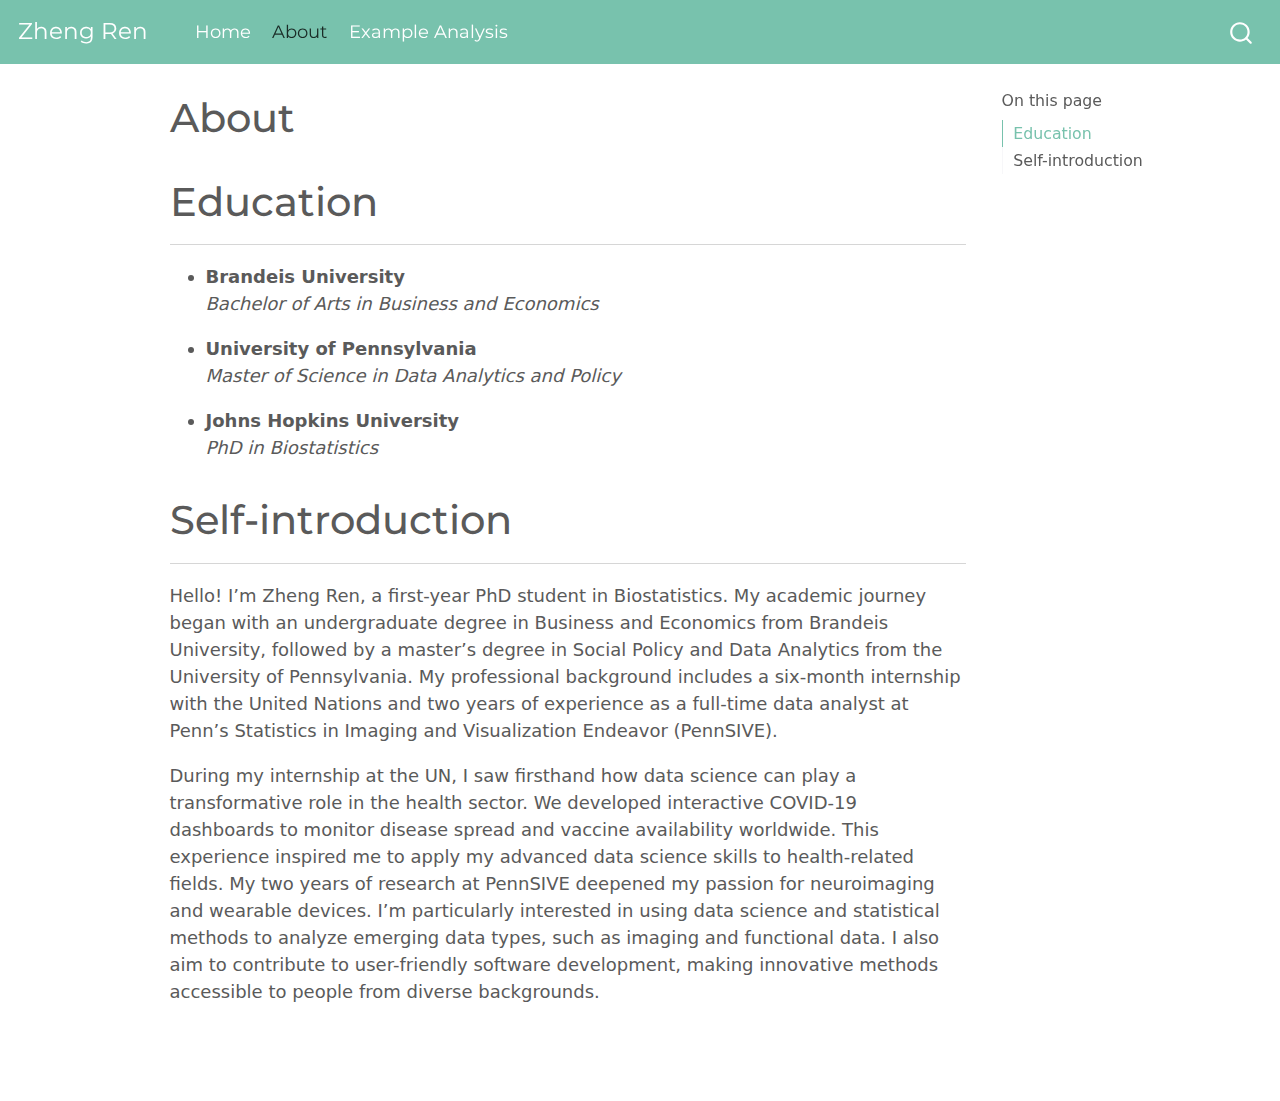
<file: docs/about.html>
<!DOCTYPE html>
<html xmlns="http://www.w3.org/1999/xhtml" lang="en" xml:lang="en"><head>

<meta charset="utf-8">
<meta name="generator" content="quarto-1.2.335">

<meta name="viewport" content="width=device-width, initial-scale=1.0, user-scalable=yes">


<title>Zheng Ren - About</title>
<style>
code{white-space: pre-wrap;}
span.smallcaps{font-variant: small-caps;}
div.columns{display: flex; gap: min(4vw, 1.5em);}
div.column{flex: auto; overflow-x: auto;}
div.hanging-indent{margin-left: 1.5em; text-indent: -1.5em;}
ul.task-list{list-style: none;}
ul.task-list li input[type="checkbox"] {
  width: 0.8em;
  margin: 0 0.8em 0.2em -1.6em;
  vertical-align: middle;
}
</style>


<script src="site_libs/quarto-nav/quarto-nav.js"></script>
<script src="site_libs/quarto-nav/headroom.min.js"></script>
<script src="site_libs/clipboard/clipboard.min.js"></script>
<script src="site_libs/quarto-search/autocomplete.umd.js"></script>
<script src="site_libs/quarto-search/fuse.min.js"></script>
<script src="site_libs/quarto-search/quarto-search.js"></script>
<meta name="quarto:offset" content="./">
<script src="site_libs/quarto-html/quarto.js"></script>
<script src="site_libs/quarto-html/popper.min.js"></script>
<script src="site_libs/quarto-html/tippy.umd.min.js"></script>
<script src="site_libs/quarto-html/anchor.min.js"></script>
<link href="site_libs/quarto-html/tippy.css" rel="stylesheet">
<link href="site_libs/quarto-html/quarto-syntax-highlighting.css" rel="stylesheet" id="quarto-text-highlighting-styles">
<script src="site_libs/bootstrap/bootstrap.min.js"></script>
<link href="site_libs/bootstrap/bootstrap-icons.css" rel="stylesheet">
<link href="site_libs/bootstrap/bootstrap.min.css" rel="stylesheet" id="quarto-bootstrap" data-mode="light">
<script id="quarto-search-options" type="application/json">{
  "location": "navbar",
  "copy-button": false,
  "collapse-after": 3,
  "panel-placement": "end",
  "type": "overlay",
  "limit": 20,
  "language": {
    "search-no-results-text": "No results",
    "search-matching-documents-text": "matching documents",
    "search-copy-link-title": "Copy link to search",
    "search-hide-matches-text": "Hide additional matches",
    "search-more-match-text": "more match in this document",
    "search-more-matches-text": "more matches in this document",
    "search-clear-button-title": "Clear",
    "search-detached-cancel-button-title": "Cancel",
    "search-submit-button-title": "Submit"
  }
}</script>


<link rel="stylesheet" href="styles.css">
</head>

<body class="nav-fixed">

<div id="quarto-search-results"></div>
  <header id="quarto-header" class="headroom fixed-top">
    <nav class="navbar navbar-expand-lg navbar-dark ">
      <div class="navbar-container container-fluid">
      <div class="navbar-brand-container">
    <a class="navbar-brand" href="./index.html">
    <span class="navbar-title">Zheng Ren</span>
    </a>
  </div>
          <button class="navbar-toggler" type="button" data-bs-toggle="collapse" data-bs-target="#navbarCollapse" aria-controls="navbarCollapse" aria-expanded="false" aria-label="Toggle navigation" onclick="if (window.quartoToggleHeadroom) { window.quartoToggleHeadroom(); }">
  <span class="navbar-toggler-icon"></span>
</button>
          <div class="collapse navbar-collapse" id="navbarCollapse">
            <ul class="navbar-nav navbar-nav-scroll me-auto">
  <li class="nav-item">
    <a class="nav-link" href="./index.html">
 <span class="menu-text">Home</span></a>
  </li>  
  <li class="nav-item">
    <a class="nav-link active" href="./about.html" aria-current="page">
 <span class="menu-text">About</span></a>
  </li>  
  <li class="nav-item">
    <a class="nav-link" href="./alternative.html">
 <span class="menu-text">Example Analysis</span></a>
  </li>  
</ul>
              <div id="quarto-search" class="" title="Search"></div>
          </div> <!-- /navcollapse -->
      </div> <!-- /container-fluid -->
    </nav>
</header>
<!-- content -->
<div id="quarto-content" class="quarto-container page-columns page-rows-contents page-layout-article page-navbar">
<!-- sidebar -->
<!-- margin-sidebar -->
    <div id="quarto-margin-sidebar" class="sidebar margin-sidebar">
        <nav id="TOC" role="doc-toc" class="toc-active">
    <h2 id="toc-title">On this page</h2>
   
  <ul>
  <li><a href="#education" id="toc-education" class="nav-link active" data-scroll-target="#education">Education</a></li>
  <li><a href="#self-introduction" id="toc-self-introduction" class="nav-link" data-scroll-target="#self-introduction">Self-introduction</a></li>
  </ul>
</nav>
    </div>
<!-- main -->
<main class="content" id="quarto-document-content">

<header id="title-block-header" class="quarto-title-block default">
<div class="quarto-title">
<h1 class="title">About</h1>
</div>



<div class="quarto-title-meta">

    
  
    
  </div>
  

</header>

<section id="education" class="level1">
<h1>Education</h1>
<hr>
<ul>
<li><p><strong>Brandeis University</strong><br>
<em>Bachelor of Arts in Business and Economics</em></p></li>
<li><p><strong>University of Pennsylvania</strong><br>
<em>Master of Science in Data Analytics and Policy</em></p></li>
<li><p><strong>Johns Hopkins University</strong><br>
<em>PhD in Biostatistics</em></p></li>
</ul>
</section>
<section id="self-introduction" class="level1">
<h1>Self-introduction</h1>
<hr>
<p>Hello! I’m Zheng Ren, a first-year PhD student in Biostatistics. My academic journey began with an undergraduate degree in Business and Economics from Brandeis University, followed by a master’s degree in Social Policy and Data Analytics from the University of Pennsylvania. My professional background includes a six-month internship with the United Nations and two years of experience as a full-time data analyst at Penn’s Statistics in Imaging and Visualization Endeavor (PennSIVE).</p>
<p>During my internship at the UN, I saw firsthand how data science can play a transformative role in the health sector. We developed interactive COVID-19 dashboards to monitor disease spread and vaccine availability worldwide. This experience inspired me to apply my advanced data science skills to health-related fields. My two years of research at PennSIVE deepened my passion for neuroimaging and wearable devices. I’m particularly interested in using data science and statistical methods to analyze emerging data types, such as imaging and functional data. I also aim to contribute to user-friendly software development, making innovative methods accessible to people from diverse backgrounds.</p>


</section>

</main> <!-- /main -->
<script id="quarto-html-after-body" type="application/javascript">
window.document.addEventListener("DOMContentLoaded", function (event) {
  const toggleBodyColorMode = (bsSheetEl) => {
    const mode = bsSheetEl.getAttribute("data-mode");
    const bodyEl = window.document.querySelector("body");
    if (mode === "dark") {
      bodyEl.classList.add("quarto-dark");
      bodyEl.classList.remove("quarto-light");
    } else {
      bodyEl.classList.add("quarto-light");
      bodyEl.classList.remove("quarto-dark");
    }
  }
  const toggleBodyColorPrimary = () => {
    const bsSheetEl = window.document.querySelector("link#quarto-bootstrap");
    if (bsSheetEl) {
      toggleBodyColorMode(bsSheetEl);
    }
  }
  toggleBodyColorPrimary();  
  const icon = "";
  const anchorJS = new window.AnchorJS();
  anchorJS.options = {
    placement: 'right',
    icon: icon
  };
  anchorJS.add('.anchored');
  const clipboard = new window.ClipboardJS('.code-copy-button', {
    target: function(trigger) {
      return trigger.previousElementSibling;
    }
  });
  clipboard.on('success', function(e) {
    // button target
    const button = e.trigger;
    // don't keep focus
    button.blur();
    // flash "checked"
    button.classList.add('code-copy-button-checked');
    var currentTitle = button.getAttribute("title");
    button.setAttribute("title", "Copied!");
    let tooltip;
    if (window.bootstrap) {
      button.setAttribute("data-bs-toggle", "tooltip");
      button.setAttribute("data-bs-placement", "left");
      button.setAttribute("data-bs-title", "Copied!");
      tooltip = new bootstrap.Tooltip(button, 
        { trigger: "manual", 
          customClass: "code-copy-button-tooltip",
          offset: [0, -8]});
      tooltip.show();    
    }
    setTimeout(function() {
      if (tooltip) {
        tooltip.hide();
        button.removeAttribute("data-bs-title");
        button.removeAttribute("data-bs-toggle");
        button.removeAttribute("data-bs-placement");
      }
      button.setAttribute("title", currentTitle);
      button.classList.remove('code-copy-button-checked');
    }, 1000);
    // clear code selection
    e.clearSelection();
  });
  function tippyHover(el, contentFn) {
    const config = {
      allowHTML: true,
      content: contentFn,
      maxWidth: 500,
      delay: 100,
      arrow: false,
      appendTo: function(el) {
          return el.parentElement;
      },
      interactive: true,
      interactiveBorder: 10,
      theme: 'quarto',
      placement: 'bottom-start'
    };
    window.tippy(el, config); 
  }
  const noterefs = window.document.querySelectorAll('a[role="doc-noteref"]');
  for (var i=0; i<noterefs.length; i++) {
    const ref = noterefs[i];
    tippyHover(ref, function() {
      // use id or data attribute instead here
      let href = ref.getAttribute('data-footnote-href') || ref.getAttribute('href');
      try { href = new URL(href).hash; } catch {}
      const id = href.replace(/^#\/?/, "");
      const note = window.document.getElementById(id);
      return note.innerHTML;
    });
  }
  const findCites = (el) => {
    const parentEl = el.parentElement;
    if (parentEl) {
      const cites = parentEl.dataset.cites;
      if (cites) {
        return {
          el,
          cites: cites.split(' ')
        };
      } else {
        return findCites(el.parentElement)
      }
    } else {
      return undefined;
    }
  };
  var bibliorefs = window.document.querySelectorAll('a[role="doc-biblioref"]');
  for (var i=0; i<bibliorefs.length; i++) {
    const ref = bibliorefs[i];
    const citeInfo = findCites(ref);
    if (citeInfo) {
      tippyHover(citeInfo.el, function() {
        var popup = window.document.createElement('div');
        citeInfo.cites.forEach(function(cite) {
          var citeDiv = window.document.createElement('div');
          citeDiv.classList.add('hanging-indent');
          citeDiv.classList.add('csl-entry');
          var biblioDiv = window.document.getElementById('ref-' + cite);
          if (biblioDiv) {
            citeDiv.innerHTML = biblioDiv.innerHTML;
          }
          popup.appendChild(citeDiv);
        });
        return popup.innerHTML;
      });
    }
  }
});
</script>
</div> <!-- /content -->



</body></html>
</file>
<file: docs/site_libs/quarto-html/tippy.css>
.tippy-box[data-animation=fade][data-state=hidden]{opacity:0}[data-tippy-root]{max-width:calc(100vw - 10px)}.tippy-box{position:relative;background-color:#333;color:#fff;border-radius:4px;font-size:14px;line-height:1.4;white-space:normal;outline:0;transition-property:transform,visibility,opacity}.tippy-box[data-placement^=top]>.tippy-arrow{bottom:0}.tippy-box[data-placement^=top]>.tippy-arrow:before{bottom:-7px;left:0;border-width:8px 8px 0;border-top-color:initial;transform-origin:center top}.tippy-box[data-placement^=bottom]>.tippy-arrow{top:0}.tippy-box[data-placement^=bottom]>.tippy-arrow:before{top:-7px;left:0;border-width:0 8px 8px;border-bottom-color:initial;transform-origin:center bottom}.tippy-box[data-placement^=left]>.tippy-arrow{right:0}.tippy-box[data-placement^=left]>.tippy-arrow:before{border-width:8px 0 8px 8px;border-left-color:initial;right:-7px;transform-origin:center left}.tippy-box[data-placement^=right]>.tippy-arrow{left:0}.tippy-box[data-placement^=right]>.tippy-arrow:before{left:-7px;border-width:8px 8px 8px 0;border-right-color:initial;transform-origin:center right}.tippy-box[data-inertia][data-state=visible]{transition-timing-function:cubic-bezier(.54,1.5,.38,1.11)}.tippy-arrow{width:16px;height:16px;color:#333}.tippy-arrow:before{content:"";position:absolute;border-color:transparent;border-style:solid}.tippy-content{position:relative;padding:5px 9px;z-index:1}
</file>
<file: docs/site_libs/quarto-html/quarto-syntax-highlighting.css>
/* quarto syntax highlight colors */
:root {
  --quarto-hl-ot-color: #003B4F;
  --quarto-hl-at-color: #657422;
  --quarto-hl-ss-color: #20794D;
  --quarto-hl-an-color: #5E5E5E;
  --quarto-hl-fu-color: #4758AB;
  --quarto-hl-st-color: #20794D;
  --quarto-hl-cf-color: #003B4F;
  --quarto-hl-op-color: #5E5E5E;
  --quarto-hl-er-color: #AD0000;
  --quarto-hl-bn-color: #AD0000;
  --quarto-hl-al-color: #AD0000;
  --quarto-hl-va-color: #111111;
  --quarto-hl-bu-color: inherit;
  --quarto-hl-ex-color: inherit;
  --quarto-hl-pp-color: #AD0000;
  --quarto-hl-in-color: #5E5E5E;
  --quarto-hl-vs-color: #20794D;
  --quarto-hl-wa-color: #5E5E5E;
  --quarto-hl-do-color: #5E5E5E;
  --quarto-hl-im-color: #00769E;
  --quarto-hl-ch-color: #20794D;
  --quarto-hl-dt-color: #AD0000;
  --quarto-hl-fl-color: #AD0000;
  --quarto-hl-co-color: #5E5E5E;
  --quarto-hl-cv-color: #5E5E5E;
  --quarto-hl-cn-color: #8f5902;
  --quarto-hl-sc-color: #5E5E5E;
  --quarto-hl-dv-color: #AD0000;
  --quarto-hl-kw-color: #003B4F;
}

/* other quarto variables */
:root {
  --quarto-font-monospace: SFMono-Regular, Menlo, Monaco, Consolas, "Liberation Mono", "Courier New", monospace;
}

pre > code.sourceCode > span {
  color: #003B4F;
}

code span {
  color: #003B4F;
}

code.sourceCode > span {
  color: #003B4F;
}

div.sourceCode,
div.sourceCode pre.sourceCode {
  color: #003B4F;
}

code span.ot {
  color: #003B4F;
}

code span.at {
  color: #657422;
}

code span.ss {
  color: #20794D;
}

code span.an {
  color: #5E5E5E;
}

code span.fu {
  color: #4758AB;
}

code span.st {
  color: #20794D;
}

code span.cf {
  color: #003B4F;
}

code span.op {
  color: #5E5E5E;
}

code span.er {
  color: #AD0000;
}

code span.bn {
  color: #AD0000;
}

code span.al {
  color: #AD0000;
}

code span.va {
  color: #111111;
}

code span.pp {
  color: #AD0000;
}

code span.in {
  color: #5E5E5E;
}

code span.vs {
  color: #20794D;
}

code span.wa {
  color: #5E5E5E;
  font-style: italic;
}

code span.do {
  color: #5E5E5E;
  font-style: italic;
}

code span.im {
  color: #00769E;
}

code span.ch {
  color: #20794D;
}

code span.dt {
  color: #AD0000;
}

code span.fl {
  color: #AD0000;
}

code span.co {
  color: #5E5E5E;
}

code span.cv {
  color: #5E5E5E;
  font-style: italic;
}

code span.cn {
  color: #8f5902;
}

code span.sc {
  color: #5E5E5E;
}

code span.dv {
  color: #AD0000;
}

code span.kw {
  color: #003B4F;
}

.prevent-inlining {
  content: "</";
}

/*# sourceMappingURL=debc5d5d77c3f9108843748ff7464032.css.map */
</file>
<file: docs/styles.css>
/* css styles */
</file>
